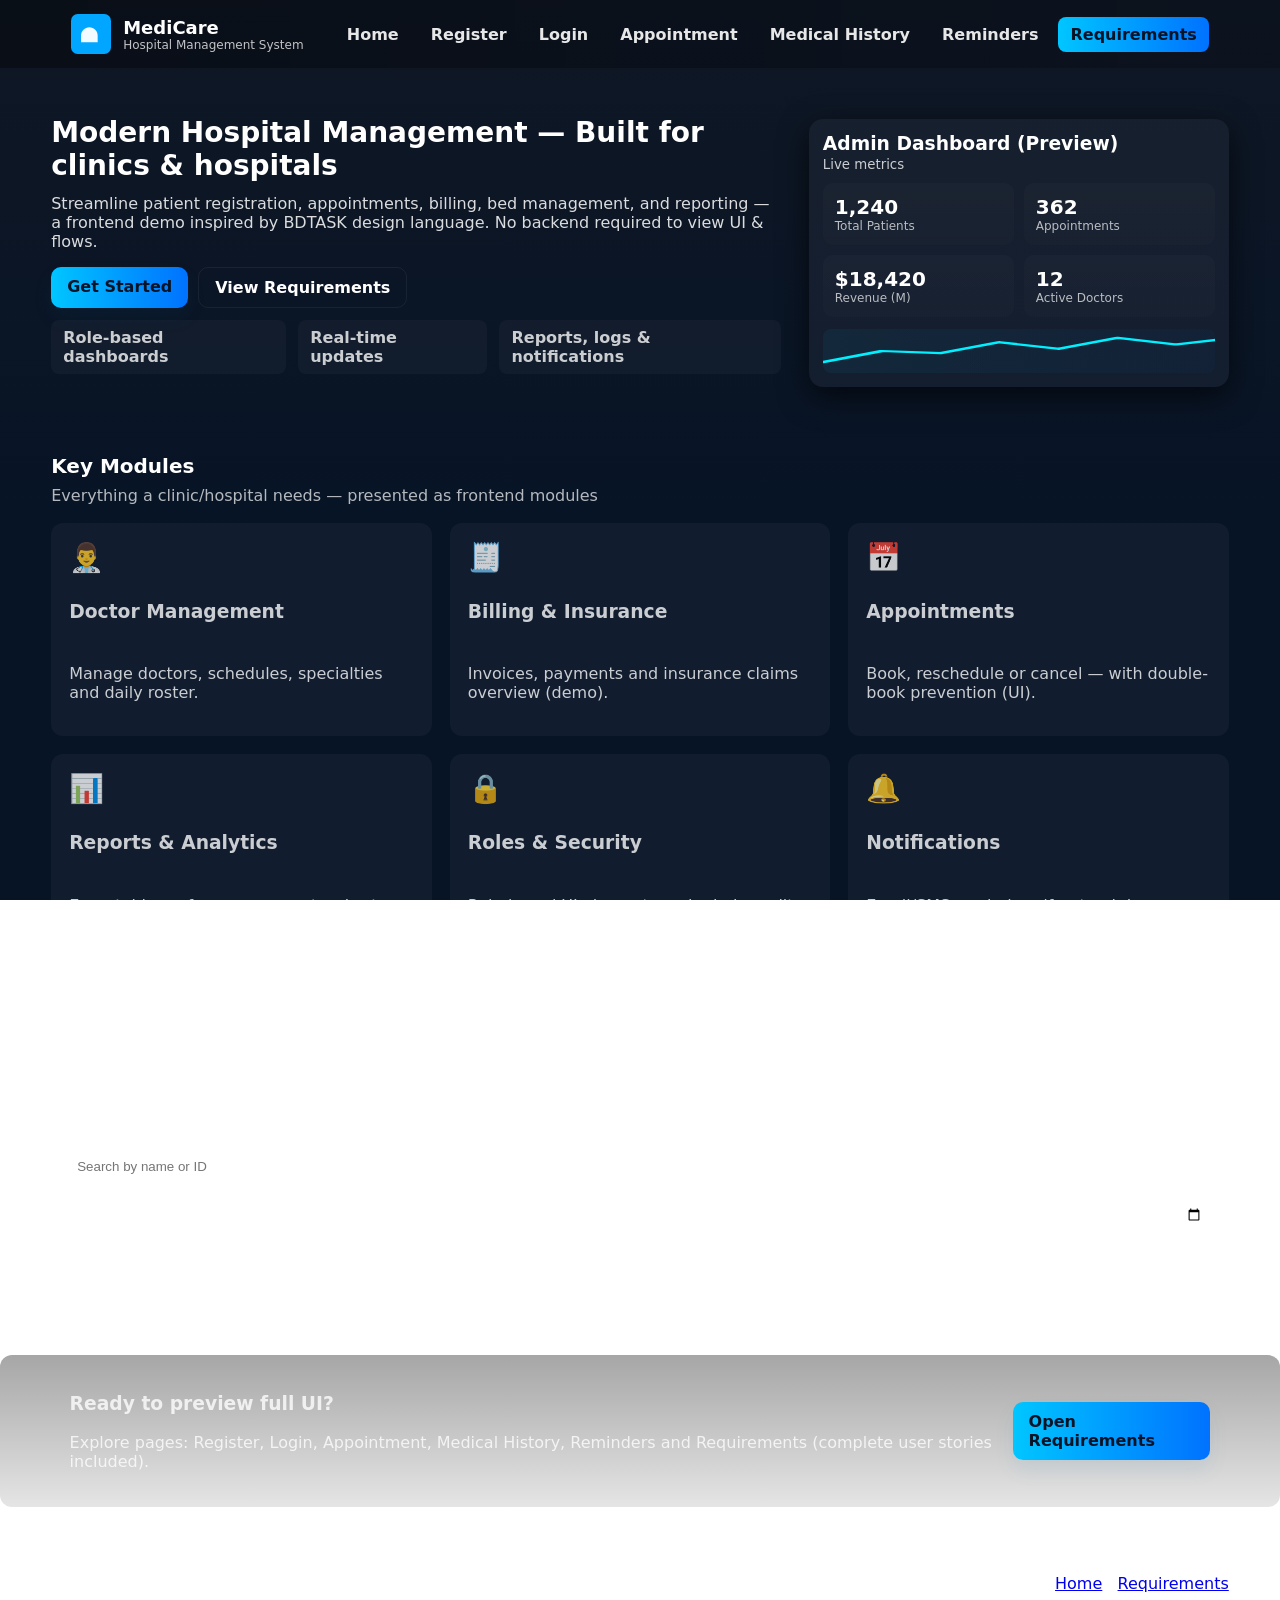
<file: index.html>
<!DOCTYPE html>
<html lang="bn">
<head>
  <meta charset="utf-8" />
  <meta name="viewport" content="width=device-width,initial-scale=1" />
  <title>MediCare — Hospital Management System </title>
  <link rel="stylesheet" href="style.css" />
</head>
<body>
  <header class="site-header">
    <div class="container header-inner">
      <div class="brand">
        <svg class="logo" viewBox="0 0 48 48" width="40" height="40" aria-hidden><rect rx="8" width="48" height="48" fill="#00a6ff"/><path d="M12 26c0-5.5 4.5-10 10-10s10 4.5 10 10v8H12v-8z" fill="#fff" opacity="0.95"/></svg>
        <div class="brand-text">
          <h1>MediCare</h1>
          <small>Hospital Management System </small>
        </div>
      </div>

      <nav class="nav">
        <a href="index.html">Home</a>
        <a href="register.html">Register</a>
        <a href="login.html">Login</a>
        <a href="appointment.html">Appointment</a>
        <a href="history.html">Medical History</a>
        <a href="reminders.html">Reminders</a>
        <a href="requirements.html" class="cta">Requirements</a>
      </nav>
    </div>
  </header>

  <main>
    <!-- Hero -->
    <section class="hero">
      <div class="container hero-grid">
        <div class="hero-left">
          <h2>Modern Hospital Management — Built for clinics & hospitals</h2>
          <p>Streamline patient registration, appointments, billing, bed management, and reporting — a frontend demo inspired by BDTASK design language. No backend required to view UI & flows.</p>
          <div class="hero-actions">
            <a class="btn primary" href="register.html">Get Started</a>
            <a class="btn ghost" href="requirements.html">View Requirements</a>
          </div>
          <ul class="features-list">
            <li>Role-based dashboards</li>
            <li>Real-time updates </li>
            <li>Reports, logs & notifications</li>
          </ul>
        </div>

        <div class="hero-right">
          <!-- Simulated dashboard card -->
          <div class="dash-card">
            <div class="dash-header">
              <h3>Admin Dashboard (Preview)</h3>
              <small>Live metrics</small>
            </div>
            <div class="dash-grid">
              <div class="metric">
                <div class="metric-value">1,240</div>
                <div class="metric-label">Total Patients</div>
              </div>
              <div class="metric">
                <div class="metric-value">362</div>
                <div class="metric-label">Appointments</div>
              </div>
              <div class="metric">
                <div class="metric-value">$18,420</div>
                <div class="metric-label">Revenue (M)</div>
              </div>
              <div class="metric">
                <div class="metric-value">12</div>
                <div class="metric-label">Active Doctors</div>
              </div>
            </div>
            <div class="mini-chart">
              <svg viewBox="0 0 100 40" preserveAspectRatio="none" class="chart-svg">
                <polyline points="0,30 15,20 30,22 45,12 60,18 75,8 90,14 100,10" fill="none" stroke="#00f0ff" stroke-width="2" stroke-linejoin="round" stroke-linecap="round"/>
              </svg>
            </div>
          </div>
        </div>
      </div>
    </section>

    <!-- Modules / Services -->
    <section class="modules section">
      <div class="container">
        <h2 class="section-title">Key Modules</h2>
        <p class="section-sub">Everything a clinic/hospital needs — presented as frontend modules</p>

        <div class="cards-grid">
          <article class="card">
            <div class="card-icon">👨‍⚕️</div>
            <h3>Doctor Management</h3>
            <p>Manage doctors, schedules, specialties and daily roster.</p>
          </article>
          <article class="card">
            <div class="card-icon">🧾</div>
            <h3>Billing & Insurance</h3>
            <p>Invoices, payments and insurance claims overview (demo).</p>
          </article>
          <article class="card">
            <div class="card-icon">📅</div>
            <h3>Appointments</h3>
            <p>Book, reschedule or cancel — with double-book prevention (UI).</p>
          </article>
          <article class="card">
            <div class="card-icon">📊</div>
            <h3>Reports & Analytics</h3>
            <p>Exportable performance reports, charts and filters.</p>
          </article>
          <article class="card">
            <div class="card-icon">🔒</div>
            <h3>Roles & Security</h3>
            <p>Role-based UI elements and admin audit logs (simulated).</p>
          </article>
          <article class="card">
            <div class="card-icon">🔔</div>
            <h3>Notifications</h3>
            <p>Email/SMS reminders (frontend demo controls provided).</p>
          </article>
        </div>
      </div>
    </section>

    <!-- Demo content: quick forms -->
    <section class="demo-forms section">
      <div class="container">
        <h2 class="section-title">Quick Demo</h2>
        <div class="demo-grid">
          <div class="demo-box">
            <h4>Search Patient</h4>
            <input id="searchInput" placeholder="Search by name or ID" />
            <div id="searchResult" class="result">No results — demo only.</div>
          </div>
          <div class="demo-box">
            <h4>Book Appointment</h4>
            <select id="dept">
              <option>Choose Department</option>
              <option>General Medicine</option>
              <option>Cardiology</option>
              <option>Pediatrics</option>
            </select>
            <input type="date" id="apptDate" />
            <button class="btn" onclick="demoBook()">Book (Demo)</button>
          </div>
        </div>
      </div>
    </section>

    <!-- Footer CTA -->
    <section class="cta-section">
      <div class="container cta-grid">
        <div>
          <h3>Ready to preview full UI?</h3>
          <p>Explore pages: Register, Login, Appointment, Medical History, Reminders and Requirements (complete user stories included).</p>
        </div>
        <div>
          <a class="btn primary" href="requirements.html">Open Requirements</a>
        </div>
      </div>
    </section>
  </main>

  <footer class="site-footer">
    <div class="container">
      <div class="footer-grid">
        <div>
          <strong>MediCare</strong><br/>
          2025 © Demo — UI only
        </div>
        <div>
          <strong>Contact</strong><br/>
          demo@example.com<br/>+880 1234 567890
        </div>
        <div>
          <strong>Quick Links</strong><br/>
          <a href="index.html">Home</a> · <a href="requirements.html">Requirements</a>
        </div>
      </div>
    </div>
  </footer>

  <script src="scripts.js"></script>
</body>
</html>
</file>
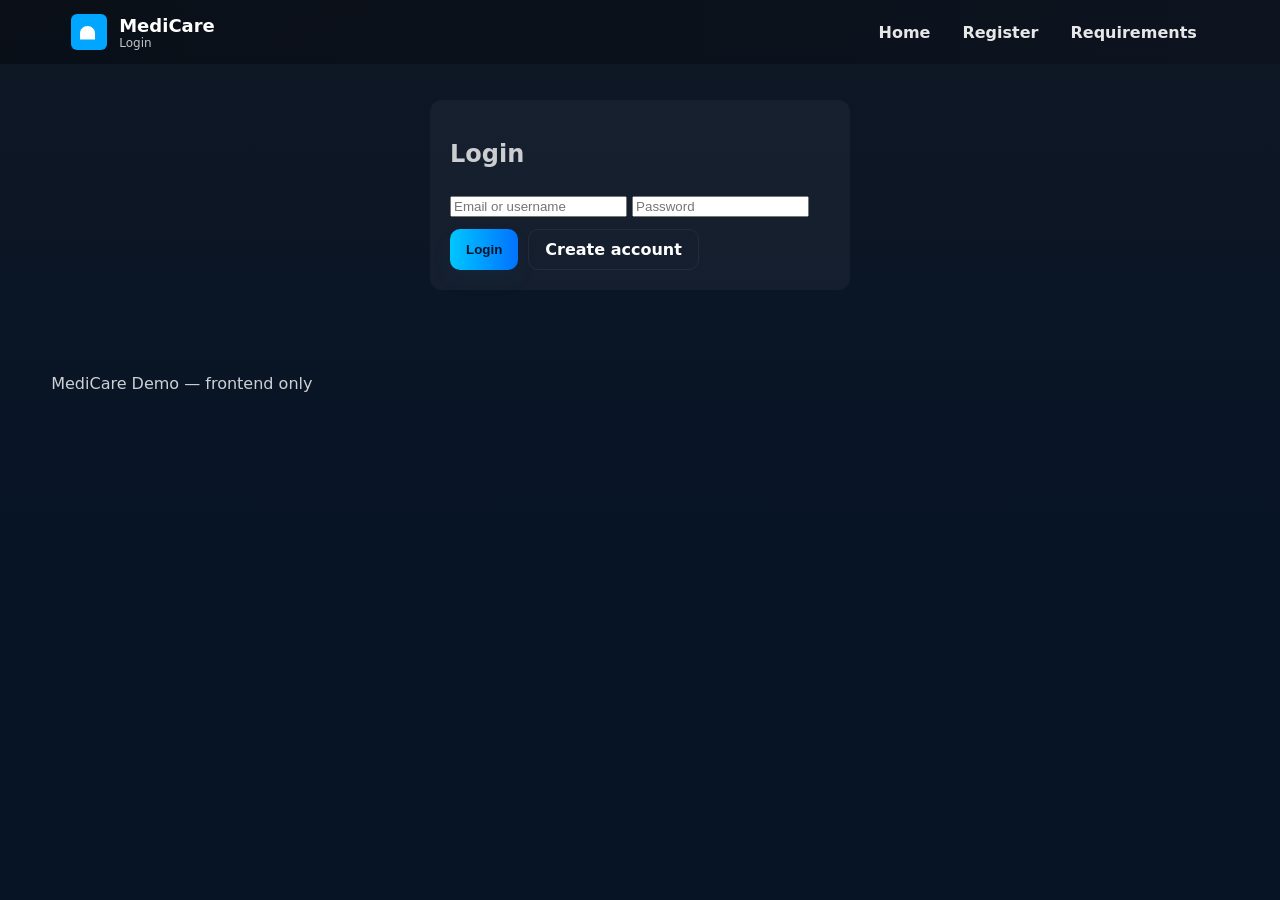
<file: Hospital - Copy/login.html>
<!DOCTYPE html>
<html lang="bn">
<head><meta charset="utf-8"/><meta name="viewport" content="width=device-width,initial-scale=1"/><title>Login - MediCare</title><link rel="stylesheet" href="style.css" /></head>
<body>
  <header class="site-header">
    <div class="container header-inner">
      <div class="brand"><svg viewBox="0 0 48 48" width="36" height="36"><rect rx="8" width="48" height="48" fill="#00a6ff"/><path d="M12 26c0-5.5 4.5-10 10-10s10 4.5 10 10v8H12v-8z" fill="#fff"/></svg><div class="brand-text"><h1>MediCare</h1><small>Login</small></div></div>
      <nav class="nav"><a href="index.html">Home</a><a href="register.html">Register</a><a href="requirements.html">Requirements</a></nav>
    </div>
  </header>

  <main class="section">
    <div class="container">
      <div class="card" style="max-width:420px; margin:0 auto; padding:20px;">
        <h2>Login</h2>
        <form onsubmit="event.preventDefault(); loginDemo();">
          <input id="loginEmail" type="text" placeholder="Email or username" required />
          <input id="loginPass" type="password" placeholder="Password" required />
          <div style="display:flex; gap:10px; margin-top:12px;">
            <button class="btn primary" type="submit">Login</button>
            <a class="btn ghost" href="register.html">Create account</a>
          </div>
        </form>
      </div>
    </div>
  </main>

  <footer class="site-footer"><div class="container"><div class="footer-grid"><div>MediCare Demo — frontend only</div></div></div></footer>
  <script src="scripts.js"></script>
</body>
</html>
</file>
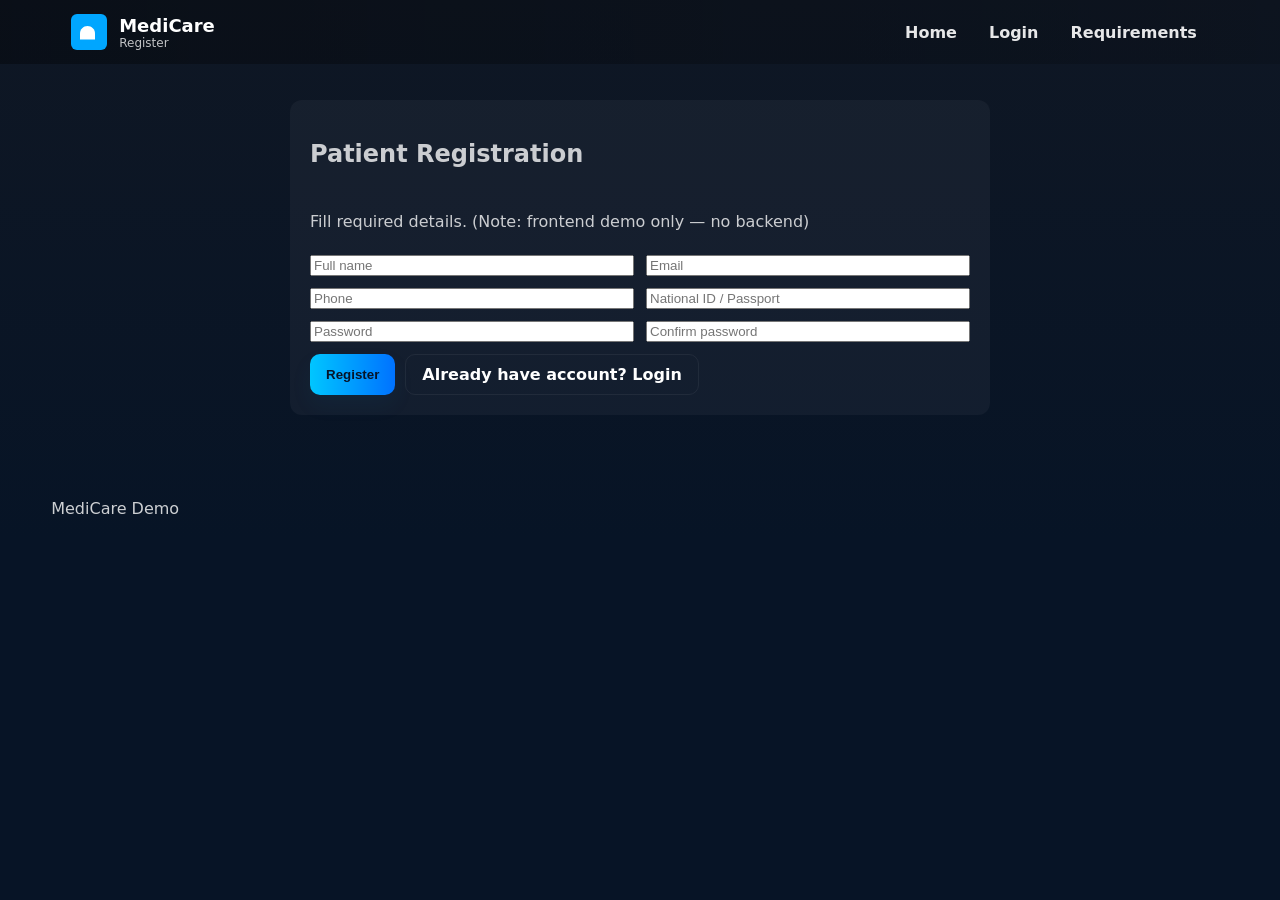
<file: Hospital - Copy/register.html>
<!DOCTYPE html>
<html lang="bn">
<head><meta charset="utf-8"/><meta name="viewport" content="width=device-width,initial-scale=1"/><title>Register - MediCare</title><link rel="stylesheet" href="style.css" /></head>
<body>
  <header class="site-header">
    <div class="container header-inner">
      <div class="brand"><svg viewBox="0 0 48 48" width="36" height="36"><rect rx="8" width="48" height="48" fill="#00a6ff"/><path d="M12 26c0-5.5 4.5-10 10-10s10 4.5 10 10v8H12v-8z" fill="#fff"/></svg><div class="brand-text"><h1>MediCare</h1><small>Register</small></div></div>
      <nav class="nav"><a href="index.html">Home</a><a href="login.html">Login</a><a href="requirements.html">Requirements</a></nav>
    </div>
  </header>

  <main class="section">
    <div class="container">
      <div class="card" style="padding:20px; max-width:700px; margin:0 auto;">
        <h2>Patient Registration</h2>
        <p>Fill required details. (Note: frontend demo only — no backend)</p>
        <form onsubmit="event.preventDefault(); alert('Registration submitted (demo).');">
          <div style="display:grid; grid-template-columns:1fr 1fr; gap:12px;">
            <input placeholder="Full name" required />
            <input type="email" placeholder="Email" required />
            <input placeholder="Phone" required />
            <input type="text" placeholder="National ID / Passport" />
            <input type="password" placeholder="Password" required />
            <input type="password" placeholder="Confirm password" required />
          </div>
          <div style="margin-top:12px; display:flex; gap:10px;">
            <button class="btn primary" type="submit">Register</button>
            <a class="btn ghost" href="login.html">Already have account? Login</a>
          </div>
        </form>
      </div>
    </div>
  </main>
  <footer class="site-footer"><div class="container"><div class="footer-grid"><div>MediCare Demo</div></div></div></footer>
</body>
</html>
</file>
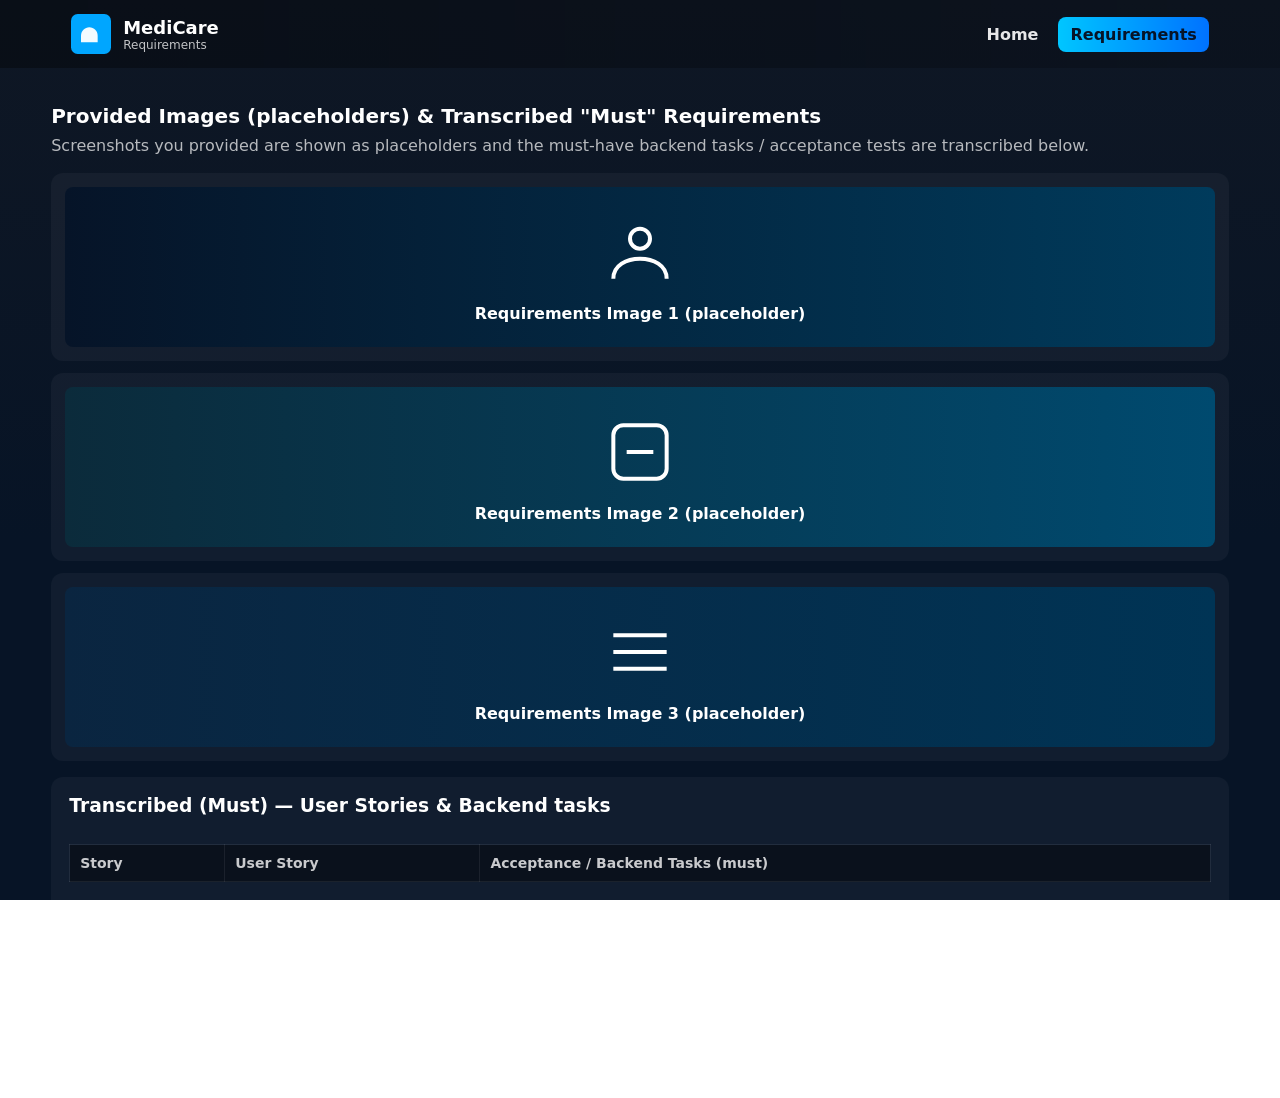
<file: Hospital - Copy/requirements.html>
<!DOCTYPE html>
<html lang="bn">
<head>
  <meta charset="utf-8" />
  <meta name="viewport" content="width=device-width,initial-scale=1" />
  <title>Requirements — User Stories</title>
  <link rel="stylesheet" href="style.css" />
</head>
<body>
  <header class="site-header">
    <div class="container header-inner">
      <div class="brand">
        <svg class="logo" viewBox="0 0 48 48" width="40" height="40" aria-hidden><rect rx="8" width="48" height="48" fill="#00a6ff"/><path d="M12 26c0-5.5 4.5-10 10-10s10 4.5 10 10v8H12v-8z" fill="#fff" opacity="0.95"/></svg>
        <div class="brand-text">
          <h1>MediCare</h1>
          <small>Requirements</small>
        </div>
      </div>
      <nav class="nav">
        <a href="index.html">Home</a>
        <a href="requirements.html" class="cta">Requirements</a>
      </nav>
    </div>
  </header>

  <main class="section">
    <div class="container">
      <h2 class="section-title">Provided Images (placeholders) & Transcribed "Must" Requirements</h2>
      <p class="section-sub">Screenshots you provided are shown as placeholders and the must-have backend tasks / acceptance tests are transcribed below.</p>

      <!-- placeholders for the three images (since you said you can't upload) -->
      <div style="display:grid; gap:12px; margin-top:10px;">
        <div class="card" style="padding:14px;">
          <div style="height:160px; display:flex; align-items:center; justify-content:center; background:linear-gradient(90deg,#061428,#003b5c); border-radius:8px;">
            <div style="text-align:center;">
              <svg width="80" height="80" viewBox="0 0 24 24" fill="none"><circle cx="12" cy="8" r="3" stroke="#fff" stroke-width="1.2"/><path d="M4 20c0-4 4-6 8-6s8 2 8 6" stroke="#fff" stroke-width="1.2"/></svg>
              <div style="color:#fff; margin-top:8px; font-weight:700">Requirements Image 1 (placeholder)</div>
            </div>
          </div>
        </div>

        <div class="card" style="padding:14px;">
          <div style="height:160px; display:flex; align-items:center; justify-content:center; background:linear-gradient(90deg,#0b2b3b,#004a6f); border-radius:8px;">
            <div style="text-align:center;">
              <svg width="80" height="80" viewBox="0 0 24 24" fill="none"><rect x="4" y="4" width="16" height="16" rx="3" stroke="#fff" stroke-width="1.2"/><path d="M8 12h8" stroke="#fff" stroke-width="1.2"/></svg>
              <div style="color:#fff; margin-top:8px; font-weight:700">Requirements Image 2 (placeholder)</div>
            </div>
          </div>
        </div>

        <div class="card" style="padding:14px;">
          <div style="height:160px; display:flex; align-items:center; justify-content:center; background:linear-gradient(90deg,#0a2540,#003455); border-radius:8px;">
            <div style="text-align:center;">
              <svg width="80" height="80" viewBox="0 0 24 24" fill="none"><path d="M4 7h16M4 12h16M4 17h16" stroke="#fff" stroke-width="1.2"/></svg>
              <div style="color:#fff; margin-top:8px; font-weight:700">Requirements Image 3 (placeholder)</div>
            </div>
          </div>
        </div>
      </div>

      <!-- Transcribed must-user-stories table -->
      <div style="margin-top:16px;" class="card">
        <h3 style="margin:0 0 8px 0; color:#fff">Transcribed (Must) — User Stories & Backend tasks</h3>

        <table class="table" aria-role="table">
          <thead><tr><th>Story</th><th>User Story</th><th>Acceptance / Backend Tasks (must)</th></tr></thead>
          <tbody>
            
          </tbody>
        </table>

        <p style="margin-top:12px; color:rgba(255,255,255,0.85)">
      </div>
    </div>
  </main>

  <footer class="site-footer">
    <div class="container">
      <div class="footer-grid">
        <div><strong>MediCare</strong><br/>Frontend Demo</div>
        <div>demo@example.com</div>
      </div>
    </div>
  </footer>
</body>
</html>
</file>
<file: style.css>
/* style.css - realistic hospital frontend theme (no external images) */
:root{
  --bg-gradient: linear-gradient(180deg, #0f1724 0%, #071426 60%);
  --card-bg: rgba(255,255,255,0.04);
  --accent: #00c6ff;
  --accent-2: #0072ff;
  --muted: rgba(255,255,255,0.78);
  --glass: rgba(255,255,255,0.04);
  --radius: 12px;
}

*{box-sizing:border-box}
html,body{height:100%}
body{
  margin:0;
  font-family: "Inter", "Poppins", system-ui, -apple-system, "Segoe UI", Roboto, "Helvetica Neue", Arial;
  color:var(--muted);
  background: var(--bg-gradient);
  -webkit-font-smoothing:antialiased;
  -moz-osx-font-smoothing:grayscale;
  min-height:100%;
  background-attachment: fixed;
}

/* Header */
.site-header{background:linear-gradient(90deg, rgba(0,0,0,0.35), rgba(0,0,0,0.15)); position:sticky; top:0; z-index:40}
.header-inner{display:flex; align-items:center; justify-content:space-between; gap:18px; padding:14px 20px; max-width:1200px; margin:0 auto}
.brand{display:flex; align-items:center; gap:12px}
.brand h1{font-size:18px;margin:0;color:#fff}
.brand small{display:block;color:rgba(255,255,255,0.75); font-size:12px}
.nav{display:flex; gap:8px; align-items:center}
.nav a{color:rgba(255,255,255,0.9); text-decoration:none; padding:8px 12px; border-radius:8px; font-weight:600}
.nav a.cta{background:linear-gradient(90deg,var(--accent),var(--accent-2)); color:#061428}
.nav a:hover{background:rgba(255,255,255,0.04);}

/* Container */
.container{width:92%; max-width:1200px; margin:0 auto}

/* Hero */
.hero{padding:48px 0 28px}
.hero-grid{display:grid; grid-template-columns: 1fr 420px; gap:28px; align-items:center}
.hero-left h2{font-size:28px; margin:0 0 12px; color:#fff}
.hero-left p{color:rgba(255,255,255,0.85); margin:0 0 16px}
.hero-actions{display:flex; gap:10px; margin-bottom:12px}
.btn{display:inline-block; padding:10px 16px; border-radius:10px; border:none; cursor:pointer; text-decoration:none; color:#fff; background:var(--glass); font-weight:700}
.btn.ghost{background:transparent; border:1px solid rgba(255,255,255,0.06)}
.btn.primary{background:linear-gradient(90deg,var(--accent),var(--accent-2)); color:#061428; box-shadow: 0 10px 20px rgba(3,115,171,0.08)}

/* features list */
.features-list{display:flex; gap:12px; margin-top:10px; list-style:none; padding:0}
.features-list li{background:rgba(255,255,255,0.03); padding:8px 12px; border-radius:8px; font-weight:600}

/* Dashboard card */
.dash-card{background:var(--card-bg); border-radius:14px; padding:14px; box-shadow: 0 10px 30px rgba(0,0,0,0.6)}
.dash-header h3{margin:0; color:#fff}
.dash-grid{display:grid; grid-template-columns: repeat(2,1fr); gap:10px; margin-top:10px}
.metric{background:linear-gradient(180deg, rgba(255,255,255,0.02), rgba(255,255,255,0.01)); padding:12px; border-radius:10px}
.metric-value{font-size:20px; font-weight:800; color:#fff}
.metric-label{font-size:12px; opacity:0.9}

/* Mini chart */
.mini-chart{margin-top:12px; height:44px; background:linear-gradient(90deg, rgba(0,198,255,0.06), rgba(0,114,255,0.04)); border-radius:8px; overflow:hidden}
.chart-svg{width:100%; height:100%}

/* modules */
.section{padding:36px 0}
.section-title{font-size:20px; color:#fff; margin:0 0 8px}
.section-sub{color:rgba(255,255,255,0.7); margin:0 0 18px}

/* cards grid */
.cards-grid{display:grid; grid-template-columns: repeat(3,1fr); gap:18px}
.card{background:var(--glass); padding:18px; border-radius:12px; min-height:120px; display:flex; flex-direction:column; gap:8px}
.card-icon{font-size:28px}

/* demo forms */
.demo-grid{display:grid; grid-template-columns: 1fr 1fr; gap:18px}
.demo-box{background:var(--card-bg); padding:16px; border-radius:12px}
.demo-box input, .demo-box select{width:100%; padding:10px; border-radius:8px; background:rgba(255,255,255,0.03); border:none; color:#fff; margin-bottom:10px}
.result{margin-top:8px; color:rgba(255,255,255,0.9)}

/* CTA section */
.cta-section{background:linear-gradient(180deg, rgba(0,0,0,0.35), rgba(0,0,0,0.1)); padding:20px; margin-top:24px; border-radius:12px}
.cta-grid{display:flex; justify-content:space-between; align-items:center}

/* footer */
.site-footer{padding:18px 0 40px; margin-top:30px; color:rgba(255,255,255,0.8)}
.footer-grid{display:flex; justify-content:space-between; gap:12px; align-items:flex-start}

/* requirements page specifics */
.requirement-img{width:100%; border-radius:10px; margin:12px 0; display:block}
.table{width:100%; border-collapse:collapse; margin-top:12px}
.table th, .table td{border:1px solid rgba(255,255,255,0.07); padding:10px; text-align:left; vertical-align:top; font-size:14px}
.table th{background:rgba(0,0,0,0.4); font-weight:700}

/* Responsive */
@media (max-width:980px){
  .hero-grid{grid-template-columns:1fr;}
  .cards-grid{grid-template-columns: repeat(2,1fr)}
  .demo-grid{grid-template-columns:1fr}
  .footer-grid{flex-direction:column; gap:12px}
}
@media (max-width:600px){
  .cards-grid{grid-template-columns:1fr}
  .nav{display:none} /* simple mobile fallback */
  .header-inner{justify-content:space-between}
}
</file>
<file: Hospital - Copy/style.css>
/* style.css - realistic hospital frontend theme (no external images) */
:root{
  --bg-gradient: linear-gradient(180deg, #0f1724 0%, #071426 60%);
  --card-bg: rgba(255,255,255,0.04);
  --accent: #00c6ff;
  --accent-2: #0072ff;
  --muted: rgba(255,255,255,0.78);
  --glass: rgba(255,255,255,0.04);
  --radius: 12px;
}

*{box-sizing:border-box}
html,body{height:100%}
body{
  margin:0;
  font-family: "Inter", "Poppins", system-ui, -apple-system, "Segoe UI", Roboto, "Helvetica Neue", Arial;
  color:var(--muted);
  background: var(--bg-gradient);
  -webkit-font-smoothing:antialiased;
  -moz-osx-font-smoothing:grayscale;
  min-height:100%;
  background-attachment: fixed;
}

/* Header */
.site-header{background:linear-gradient(90deg, rgba(0,0,0,0.35), rgba(0,0,0,0.15)); position:sticky; top:0; z-index:40}
.header-inner{display:flex; align-items:center; justify-content:space-between; gap:18px; padding:14px 20px; max-width:1200px; margin:0 auto}
.brand{display:flex; align-items:center; gap:12px}
.brand h1{font-size:18px;margin:0;color:#fff}
.brand small{display:block;color:rgba(255,255,255,0.75); font-size:12px}
.nav{display:flex; gap:8px; align-items:center}
.nav a{color:rgba(255,255,255,0.9); text-decoration:none; padding:8px 12px; border-radius:8px; font-weight:600}
.nav a.cta{background:linear-gradient(90deg,var(--accent),var(--accent-2)); color:#061428}
.nav a:hover{background:rgba(255,255,255,0.04);}

/* Container */
.container{width:92%; max-width:1200px; margin:0 auto}

/* Hero */
.hero{padding:48px 0 28px}
.hero-grid{display:grid; grid-template-columns: 1fr 420px; gap:28px; align-items:center}
.hero-left h2{font-size:28px; margin:0 0 12px; color:#fff}
.hero-left p{color:rgba(255,255,255,0.85); margin:0 0 16px}
.hero-actions{display:flex; gap:10px; margin-bottom:12px}
.btn{display:inline-block; padding:10px 16px; border-radius:10px; border:none; cursor:pointer; text-decoration:none; color:#fff; background:var(--glass); font-weight:700}
.btn.ghost{background:transparent; border:1px solid rgba(255,255,255,0.06)}
.btn.primary{background:linear-gradient(90deg,var(--accent),var(--accent-2)); color:#061428; box-shadow: 0 10px 20px rgba(3,115,171,0.08)}

/* features list */
.features-list{display:flex; gap:12px; margin-top:10px; list-style:none; padding:0}
.features-list li{background:rgba(255,255,255,0.03); padding:8px 12px; border-radius:8px; font-weight:600}

/* Dashboard card */
.dash-card{background:var(--card-bg); border-radius:14px; padding:14px; box-shadow: 0 10px 30px rgba(0,0,0,0.6)}
.dash-header h3{margin:0; color:#fff}
.dash-grid{display:grid; grid-template-columns: repeat(2,1fr); gap:10px; margin-top:10px}
.metric{background:linear-gradient(180deg, rgba(255,255,255,0.02), rgba(255,255,255,0.01)); padding:12px; border-radius:10px}
.metric-value{font-size:20px; font-weight:800; color:#fff}
.metric-label{font-size:12px; opacity:0.9}

/* Mini chart */
.mini-chart{margin-top:12px; height:44px; background:linear-gradient(90deg, rgba(0,198,255,0.06), rgba(0,114,255,0.04)); border-radius:8px; overflow:hidden}
.chart-svg{width:100%; height:100%}

/* modules */
.section{padding:36px 0}
.section-title{font-size:20px; color:#fff; margin:0 0 8px}
.section-sub{color:rgba(255,255,255,0.7); margin:0 0 18px}

/* cards grid */
.cards-grid{display:grid; grid-template-columns: repeat(3,1fr); gap:18px}
.card{background:var(--glass); padding:18px; border-radius:12px; min-height:120px; display:flex; flex-direction:column; gap:8px}
.card-icon{font-size:28px}

/* demo forms */
.demo-grid{display:grid; grid-template-columns: 1fr 1fr; gap:18px}
.demo-box{background:var(--card-bg); padding:16px; border-radius:12px}
.demo-box input, .demo-box select{width:100%; padding:10px; border-radius:8px; background:rgba(255,255,255,0.03); border:none; color:#fff; margin-bottom:10px}
.result{margin-top:8px; color:rgba(255,255,255,0.9)}

/* CTA section */
.cta-section{background:linear-gradient(180deg, rgba(0,0,0,0.35), rgba(0,0,0,0.1)); padding:20px; margin-top:24px; border-radius:12px}
.cta-grid{display:flex; justify-content:space-between; align-items:center}

/* footer */
.site-footer{padding:18px 0 40px; margin-top:30px; color:rgba(255,255,255,0.8)}
.footer-grid{display:flex; justify-content:space-between; gap:12px; align-items:flex-start}

/* requirements page specifics */
.requirement-img{width:100%; border-radius:10px; margin:12px 0; display:block}
.table{width:100%; border-collapse:collapse; margin-top:12px}
.table th, .table td{border:1px solid rgba(255,255,255,0.07); padding:10px; text-align:left; vertical-align:top; font-size:14px}
.table th{background:rgba(0,0,0,0.4); font-weight:700}

/* Responsive */
@media (max-width:980px){
  .hero-grid{grid-template-columns:1fr;}
  .cards-grid{grid-template-columns: repeat(2,1fr)}
  .demo-grid{grid-template-columns:1fr}
  .footer-grid{flex-direction:column; gap:12px}
}
@media (max-width:600px){
  .cards-grid{grid-template-columns:1fr}
  .nav{display:none} /* simple mobile fallback */
  .header-inner{justify-content:space-between}
}
</file>
